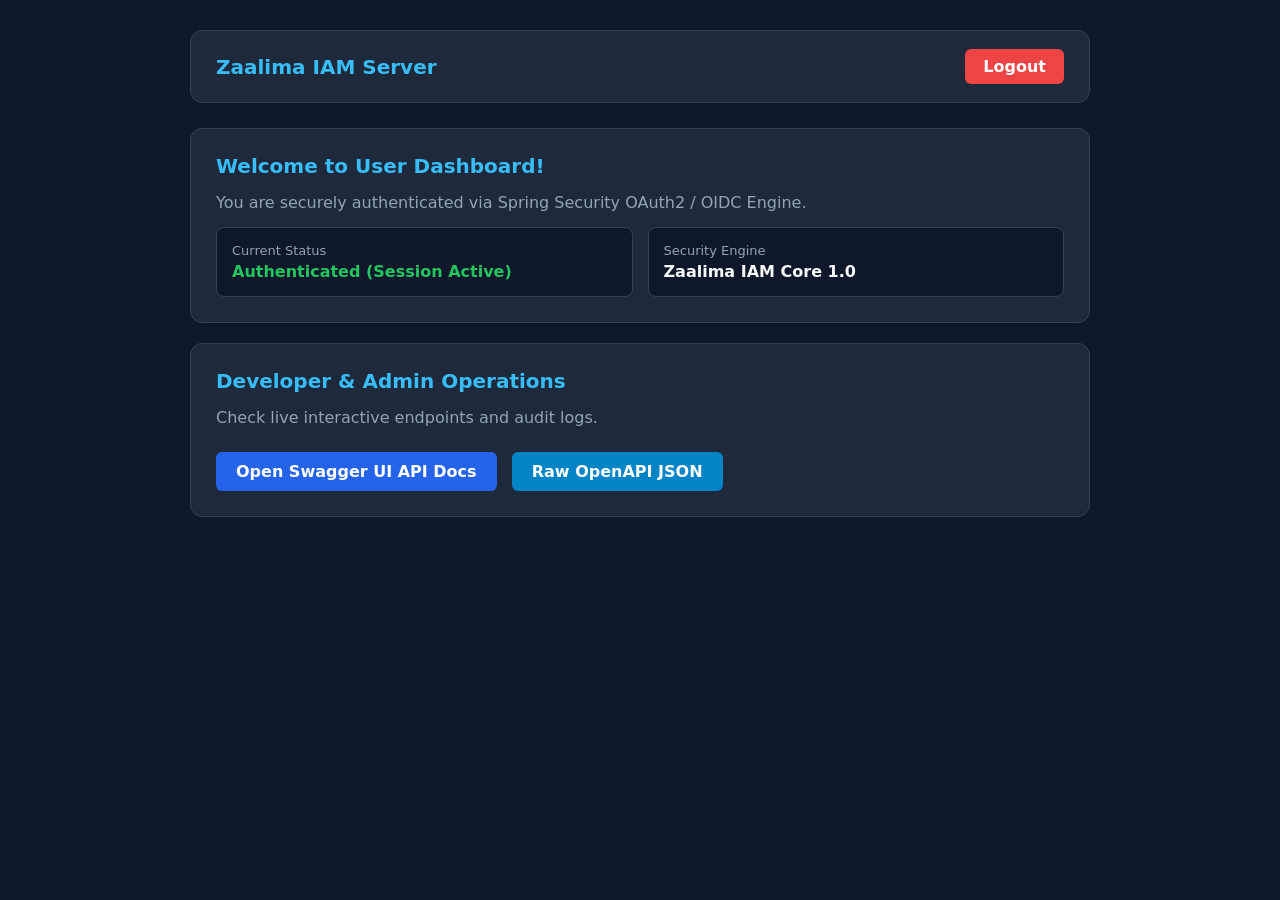
<file: src/main/resources/static/index.html>
<!DOCTYPE html>
<html lang="en">
<head>
    <meta charset="UTF-8">
    <meta name="viewport" content="width=device-width, initial-scale=1.0">
    <title>Zaalima IAM - Dashboard</title>
    <style>
        * { box-sizing: border-box; margin: 0; padding: 0; font-family: 'Segoe UI', system-ui, sans-serif; }
        body { background: #0f172a; color: #f8fafc; min-height: 100vh; padding: 30px 20px; }
        .wrapper { max-width: 900px; margin: 0 auto; }
        .navbar { display: flex; justify-content: space-between; align-items: center; background: #1e293b; padding: 18px 25px; border-radius: 12px; border: 1px solid #334155; margin-bottom: 25px; }
        .logo { font-size: 20px; font-weight: 700; color: #38bdf8; }
        .logout-btn { background: #ef4444; color: white; border: none; padding: 8px 18px; border-radius: 6px; cursor: pointer; text-decoration: none; font-weight: 600; }
        .card { background: #1e293b; border: 1px solid #334155; border-radius: 12px; padding: 25px; margin-bottom: 20px; }
        h2 { color: #38bdf8; margin-bottom: 15px; font-size: 20px; }
        .info-grid { display: grid; grid-template-columns: 1fr 1fr; gap: 15px; margin-top: 15px; }
        .info-box { background: #0f172a; padding: 15px; border-radius: 8px; border: 1px solid #334155; }
        .info-box span { font-size: 13px; color: #94a3b8; display: block; margin-bottom: 4px; }
        .info-box strong { font-size: 16px; color: #f8fafc; }
        .action-btn { display: inline-block; background: #2563eb; color: white; text-decoration: none; padding: 10px 20px; border-radius: 6px; font-weight: 600; margin-top: 10px; }
    </style>
</head>
<body>
<div class="wrapper">
    <div class="navbar">
        <div class="logo">Zaalima IAM Server</div>
        <a href="/logout" class="logout-btn">Logout</a>
    </div>

    <div class="card">
        <h2>Welcome to User Dashboard!</h2>
        <p style="color:#94a3b8;">You are securely authenticated via Spring Security OAuth2 / OIDC Engine.</p>
        
        <div class="info-grid">
            <div class="info-box">
                <span>Current Status</span>
                <strong style="color: #22c55e;">Authenticated (Session Active)</strong>
            </div>
            <div class="info-box">
                <span>Security Engine</span>
                <strong>Zaalima IAM Core 1.0</strong>
            </div>
        </div>
    </div>

    <div class="card">
        <h2>Developer & Admin Operations</h2>
        <p style="color:#94a3b8; margin-bottom: 15px;">Check live interactive endpoints and audit logs.</p>
        <a href="/swagger-ui/index.html" target="_blank" class="action-btn">Open Swagger UI API Docs</a>
        <a href="/v3/api-docs" target="_blank" class="action-btn" style="background:#0284c7; margin-left: 10px;">Raw OpenAPI JSON</a>
    </div>
</div>
</body>
</html>
</file>
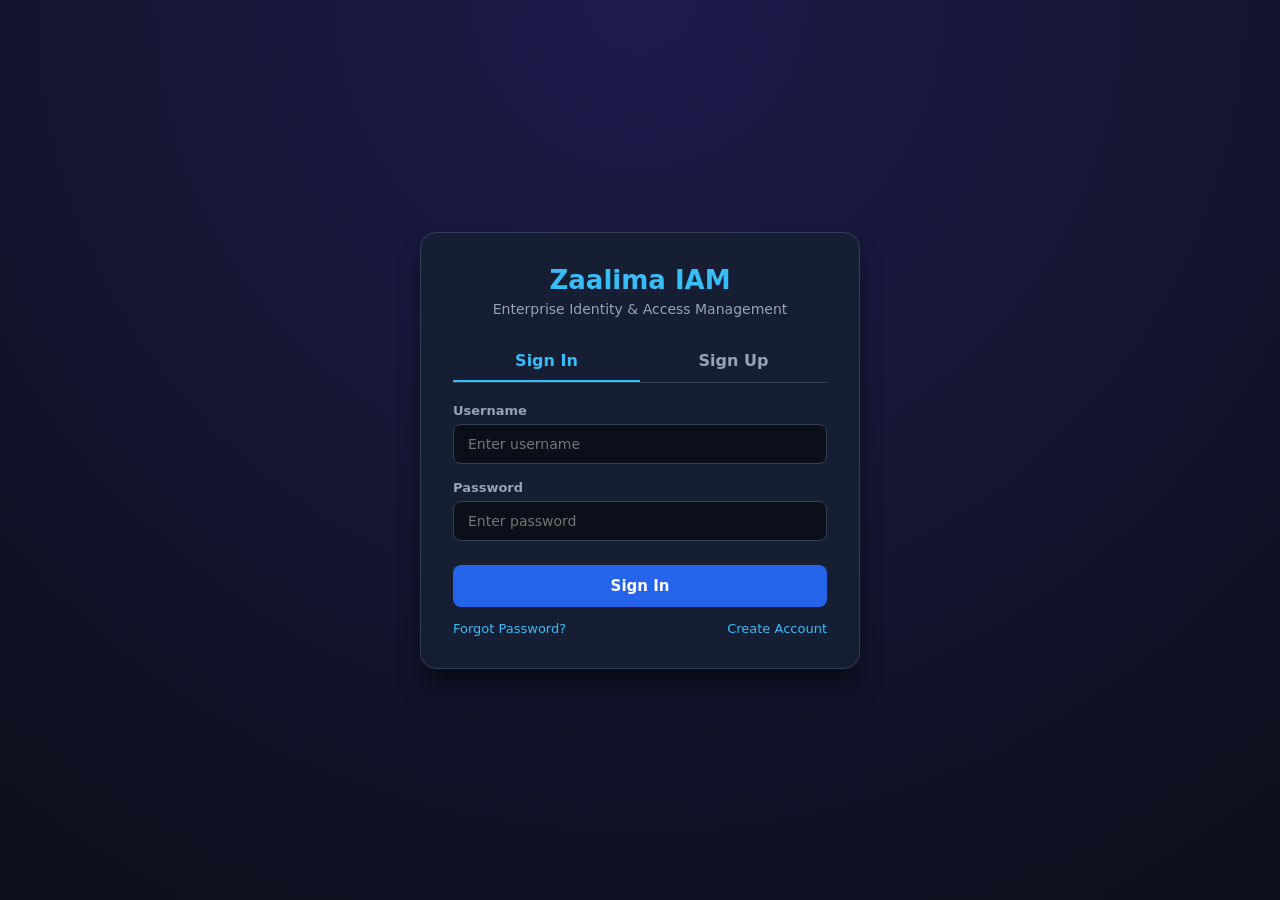
<file: src/main/resources/static/login.html>
<!DOCTYPE html>
<html lang="en">
<head>
    <meta charset="UTF-8">
    <meta name="viewport" content="width=device-width, initial-scale=1.0">
    <title>Zaalima IAM - Portal</title>
    <style>
        :root {
            --primary: #2563eb;
            --primary-hover: #1d4ed8;
            --bg: #0b0f19;
            --card-bg: #151e32;
            --text: #f8fafc;
            --text-muted: #94a3b8;
            --border: #334155;
            --success: #22c55e;
            --error: #ef4444;
        }
        * { box-sizing: border-box; margin: 0; padding: 0; font-family: 'Segoe UI', system-ui, sans-serif; }
        body {
            background: radial-gradient(circle at top, #1e1b4b, var(--bg));
            color: var(--text);
            min-height: 100vh;
            display: flex;
            align-items: center;
            justify-content: center;
            padding: 20px;
        }
        .container {
            background: var(--card-bg);
            border: 1px solid var(--border);
            border-radius: 16px;
            width: 100%;
            max-width: 440px;
            padding: 32px;
            box-shadow: 0 20px 25px -5px rgba(0, 0, 0, 0.5);
        }
        .header { text-align: center; margin-bottom: 24px; }
        .header h1 { font-size: 26px; font-weight: 700; color: #38bdf8; margin-bottom: 6px; }
        .header p { font-size: 14px; color: var(--text-muted); }

        .tabs { display: flex; border-bottom: 1px solid var(--border); margin-bottom: 20px; }
        .tab {
            flex: 1;
            text-align: center;
            padding: 10px;
            cursor: pointer;
            color: var(--text-muted);
            font-weight: 600;
            border-bottom: 2px solid transparent;
            transition: all 0.2s;
        }
        .tab.active {
            color: #38bdf8;
            border-color: #38bdf8;
        }

        .form-group { margin-bottom: 16px; }
        label { display: block; font-size: 13px; font-weight: 600; margin-bottom: 6px; color: var(--text-muted); }
        input {
            width: 100%;
            padding: 11px 14px;
            background: #0b0f19;
            border: 1px solid var(--border);
            border-radius: 8px;
            color: var(--text);
            font-size: 14px;
            outline: none;
            transition: border-color 0.2s;
        }
        input:focus { border-color: #38bdf8; }

        .btn {
            width: 100%;
            padding: 12px;
            background: var(--primary);
            color: white;
            border: none;
            border-radius: 8px;
            font-size: 15px;
            font-weight: 600;
            cursor: pointer;
            transition: background 0.2s;
            margin-top: 8px;
        }
        .btn:hover { background: var(--primary-hover); }

        .alert {
            padding: 10px 14px;
            border-radius: 8px;
            font-size: 13px;
            margin-bottom: 16px;
            display: none;
        }
        .alert-error { background: rgba(239, 68, 68, 0.15); color: #fca5a5; border: 1px solid var(--error); }
        .alert-success { background: rgba(34, 197, 94, 0.15); color: #86efac; border: 1px solid var(--success); }

        .links {
            display: flex;
            justify-content: space-between;
            margin-top: 14px;
            font-size: 13px;
        }
        .links a { color: #38bdf8; text-decoration: none; cursor: pointer; }
        .links a:hover { text-decoration: underline; }
        .hidden { display: none; }
    </style>
</head>
<body>

<div class="container">
    <div class="header">
        <h1>Zaalima IAM</h1>
        <p>Enterprise Identity & Access Management</p>
    </div>

    <div id="alertBox" class="alert"></div>

    <!-- TABS -->
    <div class="tabs" id="tabHeader">
        <div class="tab active" id="tabSignIn" onclick="switchTab('signin')">Sign In</div>
        <div class="tab" id="tabSignUp" onclick="switchTab('signup')">Sign Up</div>
    </div>

    <!-- SIGN IN FORM -->
    <form id="signInForm" action="/login" method="POST">
        <div class="form-group">
            <label>Username</label>
            <input type="text" id="loginUsername" name="username" required placeholder="Enter username">
        </div>
        <div class="form-group">
            <label>Password</label>
            <input type="password" id="loginPassword" name="password" required placeholder="Enter password">
        </div>
        <button type="submit" class="btn">Sign In</button>
        <div class="links">
            <a onclick="showForgotPassword()">Forgot Password?</a>
            <a onclick="switchTab('signup')">Create Account</a>
        </div>
    </form>

    <!-- SIGN UP FORM -->
    <form id="signUpForm" class="hidden" onsubmit="handleManualSignUp(event)">
        <div class="form-group">
            <label>Choose Username</label>
            <input type="text" id="regUsername" required placeholder="e.g. sindhu123">
        </div>
        <div class="form-group">
            <label>Email Address</label>
            <input type="email" id="regEmail" required placeholder="you@domain.com">
        </div>
        <div class="form-group">
            <label>Choose Password</label>
            <input type="password" id="regPassword" required placeholder="Minimum 8 characters">
        </div>
        <button type="submit" id="btnSignUp" class="btn" style="background:#0284c7;">Register to Database</button>
        <div class="links" style="justify-content: center; margin-top: 16px;">
            <span>Already have an account? <a onclick="switchTab('signin')">Sign In</a></span>
        </div>
    </form>

    <!-- FORGOT PASSWORD FORM -->
    <div id="forgotPasswordForm" class="hidden">
        <div class="form-group">
            <label>Registered Email</label>
            <input type="email" id="resetEmail" required placeholder="Enter email to get reset token">
        </div>
        <button type="button" class="btn" onclick="handleForgotPassword()" style="background:#7c3aed;">Generate Reset Token</button>
        
        <div id="resetSection" class="hidden" style="margin-top: 18px; border-top: 1px solid var(--border); padding-top: 16px;">
            <div class="form-group">
                <label>Reset Token</label>
                <input type="text" id="tokenField" placeholder="Paste generated token">
            </div>
            <div class="form-group">
                <label>New Password</label>
                <input type="password" id="newPasswordField" placeholder="Enter new password">
            </div>
            <button type="button" class="btn" onclick="handleConfirmReset()" style="background:#16a34a;">Confirm Password Reset</button>
        </div>

        <div class="links" style="justify-content: center; margin-top: 16px;">
            <a onclick="switchTab('signin')">Back to Sign In</a>
        </div>
    </div>
</div>

<script>
    function showAlert(msg, isError = true) {
        const box = document.getElementById('alertBox');
        box.innerText = msg;
        box.className = 'alert ' + (isError ? 'alert-error' : 'alert-success');
        box.style.display = 'block';
    }

    function switchTab(type) {
        document.getElementById('alertBox').style.display = 'none';
        document.getElementById('forgotPasswordForm').classList.add('hidden');
        document.getElementById('tabHeader').classList.remove('hidden');

        const tabIn = document.getElementById('tabSignIn');
        const tabUp = document.getElementById('tabSignUp');
        const formIn = document.getElementById('signInForm');
        const formUp = document.getElementById('signUpForm');

        if (type === 'signin') {
            tabIn.classList.add('active');
            tabUp.classList.remove('active');
            formIn.classList.remove('hidden');
            formUp.classList.add('hidden');
        } else {
            tabUp.classList.add('active');
            tabIn.classList.remove('active');
            formUp.classList.remove('hidden');
            formIn.classList.add('hidden');
        }
    }

    function showForgotPassword() {
        document.getElementById('alertBox').style.display = 'none';
        document.getElementById('tabHeader').classList.add('hidden');
        document.getElementById('signInForm').classList.add('hidden');
        document.getElementById('signUpForm').classList.add('hidden');
        document.getElementById('forgotPasswordForm').classList.remove('hidden');
    }

    async function handleManualSignUp(e) {
        e.preventDefault();
        const btn = document.getElementById('btnSignUp');
        btn.innerText = 'Registering in DB...';
        btn.disabled = true;

        const payload = {
            username: document.getElementById('regUsername').value.trim(),
            email: document.getElementById('regEmail').value.trim(),
            password: document.getElementById('regPassword').value
        };

        try {
            const res = await fetch('/api/users/register', {
                method: 'POST',
                headers: { 'Content-Type': 'application/json' },
                body: JSON.stringify(payload)
            });

            if (res.ok) {
                showAlert('Account registered! Enter credentials to Sign In.', false);
                document.getElementById('loginUsername').value = payload.username;
                document.getElementById('loginPassword').value = payload.password;
                setTimeout(() => switchTab('signin'), 1000);
            } else {
                const errData = await res.json().catch(() => ({}));
                showAlert(errData.message || errData.error || errData.rootCause || ('Server Error: ' + res.status), true);
            }
        } catch (err) {
            showAlert('Registration error connecting to server.', true);
        } finally {
            btn.innerText = 'Register to Database';
            btn.disabled = false;
        }
    }

    async function handleForgotPassword() {
        const email = document.getElementById('resetEmail').value.trim();
        if (!email) return showAlert('Enter registered email.', true);

        try {
            const res = await fetch('/api/users/forgot-password', {
                method: 'POST',
                headers: { 'Content-Type': 'application/json' },
                body: JSON.stringify({ email })
            });
            if (res.ok) {
                const data = await res.json().catch(() => ({}));
                showAlert('Reset token generated! Enter new password below.', false);
                document.getElementById('resetSection').classList.remove('hidden');
                if (data.token) document.getElementById('tokenField').value = data.token;
            } else {
                showAlert('Email not registered.', true);
            }
        } catch (err) {
            showAlert('Reset service unreachable.', true);
        }
    }

    async function handleConfirmReset() {
        const token = document.getElementById('tokenField').value.trim();
        const newPassword = document.getElementById('newPasswordField').value;
        if (!token || !newPassword) return showAlert('Please fill both fields.', true);

        try {
            const res = await fetch('/api/users/reset-password', {
                method: 'POST',
                headers: { 'Content-Type': 'application/json' },
                body: JSON.stringify({ token, password: newPassword })
            });
            if (res.ok) {
                showAlert('Password updated! Redirecting to login...', false);
                setTimeout(() => switchTab('signin'), 1200);
            } else {
                showAlert('Invalid or expired token.', true);
            }
        } catch (err) {
            showAlert('Password reset error.', true);
        }
    }

    if (window.location.search.includes('error')) {
        showAlert('Invalid username or password, or account is locked!', true);
    }
</script>
</body>
</html>
</file>
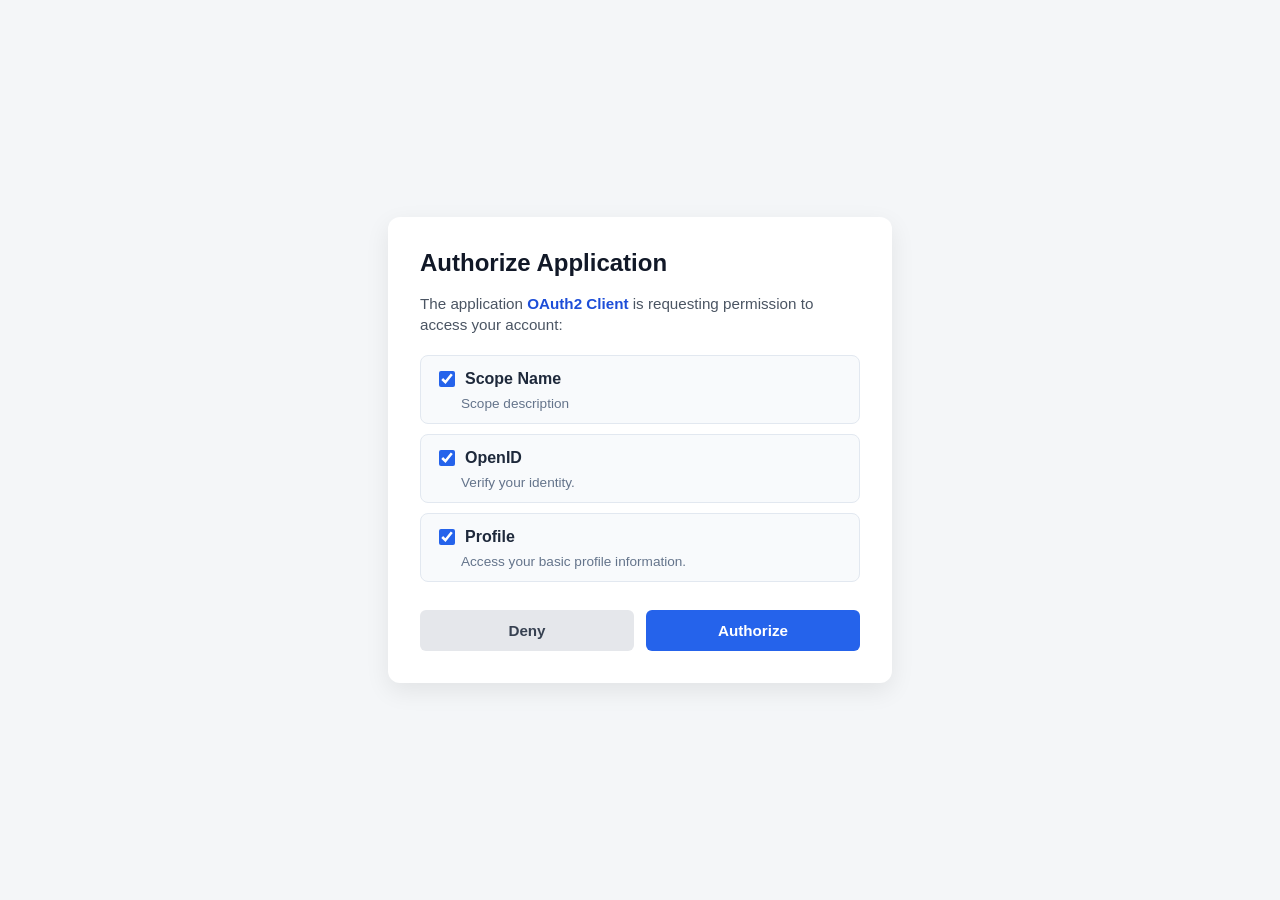
<file: src/main/resources/templates/consent.html>
<!DOCTYPE html>
<html lang="en" xmlns:th="http://www.thymeleaf.org">
<head>
    <meta charset="UTF-8">
    <meta name="viewport" content="width=device-width, initial-scale=1.0">
    <title>Authorize Application</title>

    <style>
        body {
            margin: 0;
            font-family: -apple-system, BlinkMacSystemFont, "Segoe UI", Roboto, Helvetica, Arial, sans-serif;
            background: #f4f6f8;
            display: flex;
            justify-content: center;
            align-items: center;
            min-height: 100vh;
        }

        .consent-card {
            width: 440px;
            background: #ffffff;
            padding: 32px;
            border-radius: 12px;
            box-shadow: 0 8px 25px rgba(0, 0, 0, 0.08);
        }

        h1 {
            margin-top: 0;
            color: #111827;
            font-size: 1.5rem;
        }

        .description {
            color: #4b5563;
            margin-bottom: 20px;
            font-size: 0.95rem;
            line-height: 1.4;
        }

        .client-name {
            font-weight: 600;
            color: #1d4ed8;
        }

        .scope {
            padding: 12px 14px;
            margin: 10px 0;
            background: #f8fafc;
            border: 1px solid #e2e8f0;
            border-radius: 8px;
        }

        .scope label {
            display: flex;
            align-items: center;
            font-weight: 600;
            color: #1e293b;
            cursor: pointer;
        }

        .scope input {
            margin-right: 10px;
            width: 16px;
            height: 16px;
            accent-color: #2563eb;
        }

        .scope p {
            margin: 6px 0 0 26px;
            font-size: 0.85rem;
            color: #64748b;
        }

        .actions {
            display: flex;
            gap: 12px;
            margin-top: 28px;
        }

        button {
            flex: 1;
            padding: 12px;
            border: none;
            border-radius: 6px;
            cursor: pointer;
            font-weight: 600;
            font-size: 0.95rem;
            transition: background-color 0.2s ease;
        }

        .authorize {
            background: #2563eb;
            color: white;
        }

        .authorize:hover {
            background: #1d4ed8;
        }

        .deny {
            background: #e5e7eb;
            color: #374151;
        }

        .deny:hover {
            background: #d1d5db;
        }
    </style>
</head>

<body>

<div class="consent-card">

    <h1>Authorize Application</h1>

    <p class="description">
        The application <span class="client-name" th:text="${clientId ?: 'OAuth2 Client'}">OAuth2 Client</span> is requesting permission to access your account:
    </p>

    <form name="consent_form" method="post" th:action="@{/oauth2/authorize}">

        <input type="hidden" name="client_id" th:value="${clientId ?: param.client_id}">
        <input type="hidden" name="state" th:value="${state ?: param.state}">

        <!-- Dynamic Scopes Rendering when scopesWithDescriptions is populated -->
        <th:block th:if="${scopesWithDescriptions != null and !scopesWithDescriptions.isEmpty()}">
            <div class="scope" th:each="entry : ${scopesWithDescriptions}">
                <label>
                    <input type="checkbox"
                           name="scope"
                           th:value="${entry.key}"
                           checked>
                    <span th:text="${#strings.capitalize(entry.key)}">Scope Name</span>
                </label>
                <p th:text="${entry.value}">Scope description</p>
            </div>
        </th:block>

        <!-- Static Fallback for standard scopes (OpenID and Profile) -->
        <th:block th:if="${scopesWithDescriptions == null or scopesWithDescriptions.isEmpty()}">
            <div class="scope">
                <label>
                    <input type="checkbox"
                           name="scope"
                           value="openid"
                           checked>
                    <span>OpenID</span>
                </label>
                <p>Verify your identity.</p>
            </div>

            <div class="scope">
                <label>
                    <input type="checkbox"
                           name="scope"
                           value="profile"
                           checked>
                    <span>Profile</span>
                </label>
                <p>Access your basic profile information.</p>
            </div>
        </th:block>

        <div class="actions">

            <button type="button"
                    class="deny"
                    onclick="cancelConsent()">
                Deny
            </button>

            <button type="submit"
                    class="authorize">
                Authorize
            </button>

        </div>

    </form>

</div>

<script>
    function cancelConsent() {
        const form = document.consent_form;
        form.querySelectorAll('input[name="scope"]').forEach(function (checkbox) {
            checkbox.checked = false;
        });
        form.submit();
    }
</script>

</body>
</html>
</file>
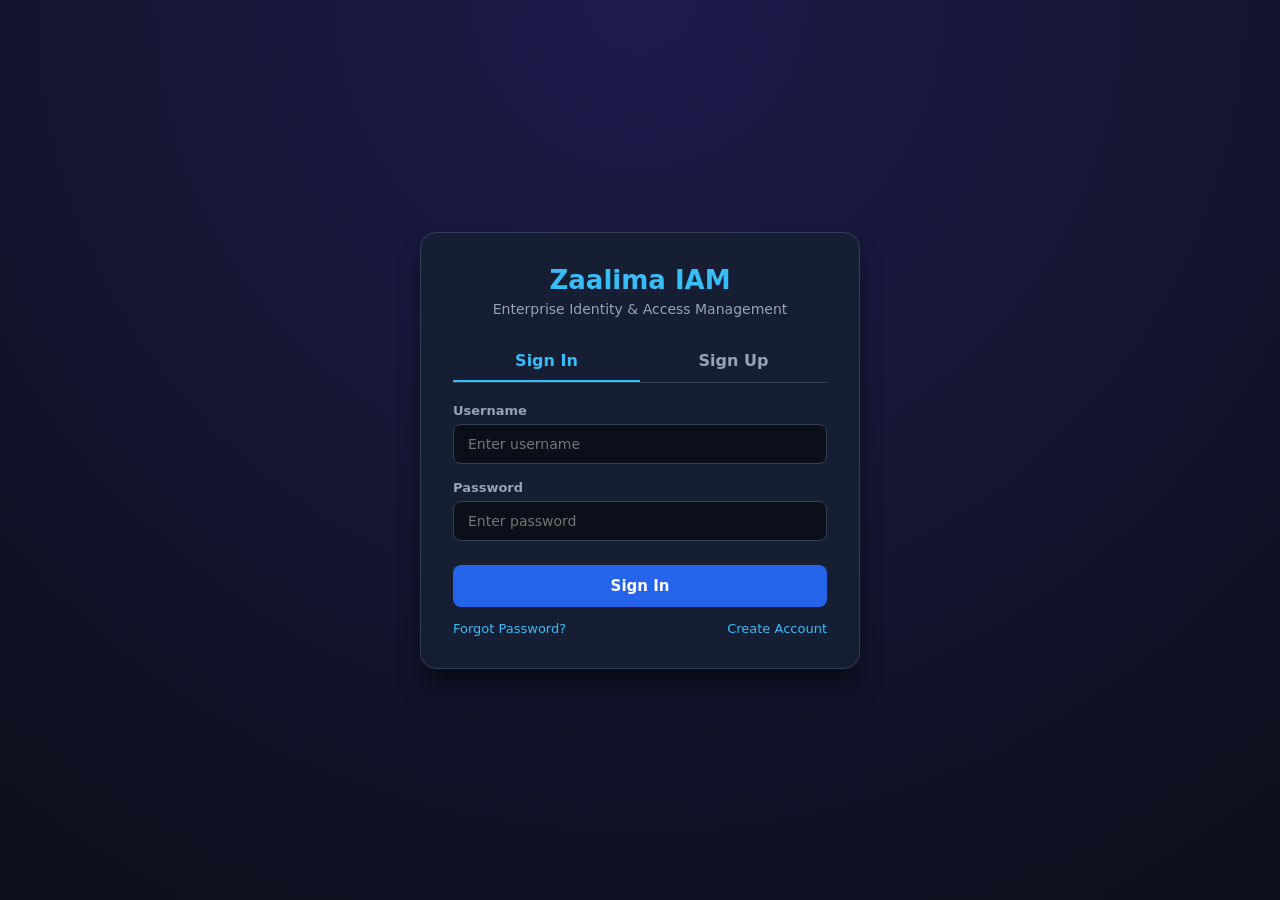
<file: src/main/resources/templates/login.html>
<!DOCTYPE html>
<html lang="en">
<head>
    <meta charset="UTF-8">
    <meta name="viewport" content="width=device-width, initial-scale=1.0">
    <title>Zaalima IAM - Portal</title>
    <style>
        :root {
            --primary: #2563eb;
            --primary-hover: #1d4ed8;
            --bg: #0b0f19;
            --card-bg: #151e32;
            --text: #f8fafc;
            --text-muted: #94a3b8;
            --border: #334155;
            --success: #22c55e;
            --error: #ef4444;
        }
        * { box-sizing: border-box; margin: 0; padding: 0; font-family: 'Segoe UI', system-ui, sans-serif; }
        body {
            background: radial-gradient(circle at top, #1e1b4b, var(--bg));
            color: var(--text);
            min-height: 100vh;
            display: flex;
            align-items: center;
            justify-content: center;
            padding: 20px;
        }
        .container {
            background: var(--card-bg);
            border: 1px solid var(--border);
            border-radius: 16px;
            width: 100%;
            max-width: 440px;
            padding: 32px;
            box-shadow: 0 20px 25px -5px rgba(0, 0, 0, 0.5);
        }
        .header { text-align: center; margin-bottom: 24px; }
        .header h1 { font-size: 26px; font-weight: 700; color: #38bdf8; margin-bottom: 6px; }
        .header p { font-size: 14px; color: var(--text-muted); }

        .tabs { display: flex; border-bottom: 1px solid var(--border); margin-bottom: 20px; }
        .tab {
            flex: 1;
            text-align: center;
            padding: 10px;
            cursor: pointer;
            color: var(--text-muted);
            font-weight: 600;
            border-bottom: 2px solid transparent;
            transition: all 0.2s;
        }
        .tab.active {
            color: #38bdf8;
            border-color: #38bdf8;
        }

        .form-group { margin-bottom: 16px; }
        label { display: block; font-size: 13px; font-weight: 600; margin-bottom: 6px; color: var(--text-muted); }
        input {
            width: 100%;
            padding: 11px 14px;
            background: #0b0f19;
            border: 1px solid var(--border);
            border-radius: 8px;
            color: var(--text);
            font-size: 14px;
            outline: none;
            transition: border-color 0.2s;
        }
        input:focus { border-color: #38bdf8; }

        .btn {
            width: 100%;
            padding: 12px;
            background: var(--primary);
            color: white;
            border: none;
            border-radius: 8px;
            font-size: 15px;
            font-weight: 600;
            cursor: pointer;
            transition: background 0.2s;
            margin-top: 8px;
        }
        .btn:hover { background: var(--primary-hover); }

        .alert {
            padding: 10px 14px;
            border-radius: 8px;
            font-size: 13px;
            margin-bottom: 16px;
            display: none;
        }
        .alert-error { background: rgba(239, 68, 68, 0.15); color: #fca5a5; border: 1px solid var(--error); }
        .alert-success { background: rgba(34, 197, 94, 0.15); color: #86efac; border: 1px solid var(--success); }

        .links {
            display: flex;
            justify-content: space-between;
            margin-top: 14px;
            font-size: 13px;
        }
        .links a { color: #38bdf8; text-decoration: none; cursor: pointer; }
        .links a:hover { text-decoration: underline; }
        .hidden { display: none; }
    </style>
</head>
<body>

<div class="container">
    <div class="header">
        <h1>Zaalima IAM</h1>
        <p>Enterprise Identity & Access Management</p>
    </div>

    <div id="alertBox" class="alert"></div>

    <!-- TABS -->
    <div class="tabs" id="tabHeader">
        <div class="tab active" id="tabSignIn" onclick="switchTab('signin')">Sign In</div>
        <div class="tab" id="tabSignUp" onclick="switchTab('signup')">Sign Up</div>
    </div>

    <!-- SIGN IN FORM -->
    <form id="signInForm" action="/login" method="POST" method="POST">
        <div class="form-group">
            <label>Username</label>
            <input type="text" id="loginUsername" name="username" required placeholder="Enter username">
        </div>
        <div class="form-group">
            <label>Password</label>
            <input type="password" id="loginPassword" name="password" required placeholder="Enter password">
        </div>
        <button type="submit" class="btn">Sign In</button>
        <div class="links">
            <a onclick="showForgotPassword()">Forgot Password?</a>
            <a onclick="switchTab('signup')">Create Account</a>
        </div>
    </form>

    <!-- SIGN UP FORM -->
    <form id="signUpForm" class="hidden" onsubmit="handleManualSignUp(event)">
        <div class="form-group">
            <label>Choose Username</label>
            <input type="text" id="regUsername" required placeholder="e.g. sindhu123">
        </div>
        <div class="form-group">
            <label>Email Address</label>
            <input type="email" id="regEmail" required placeholder="you@domain.com">
        </div>
        <div class="form-group">
            <label>Choose Password</label>
            <input type="password" id="regPassword" required placeholder="Minimum 8 characters">
        </div>
        <button type="submit" id="btnSignUp" class="btn" style="background:#0284c7;">Register to Database</button>
        <div class="links" style="justify-content: center; margin-top: 16px;">
            <span>Already have an account? <a onclick="switchTab('signin')">Sign In</a></span>
        </div>
    </form>

    <!-- FORGOT PASSWORD FORM -->
    <div id="forgotPasswordForm" class="hidden">
        <div class="form-group">
            <label>Registered Email</label>
            <input type="email" id="resetEmail" required placeholder="Enter email to get reset token">
        </div>
        <button type="button" class="btn" onclick="handleForgotPassword()" style="background:#7c3aed;">Generate Reset Token</button>
        
        <div id="resetSection" class="hidden" style="margin-top: 18px; border-top: 1px solid var(--border); padding-top: 16px;">
            <div class="form-group">
                <label>Reset Token</label>
                <input type="text" id="tokenField" placeholder="Paste generated token">
            </div>
            <div class="form-group">
                <label>New Password</label>
                <input type="password" id="newPasswordField" placeholder="Enter new password">
            </div>
            <button type="button" class="btn" onclick="handleConfirmReset()" style="background:#16a34a;">Confirm Password Reset</button>
        </div>

        <div class="links" style="justify-content: center; margin-top: 16px;">
            <a onclick="switchTab('signin')">Back to Sign In</a>
        </div>
    </div>
</div>

<script>
    function showAlert(msg, isError = true) {
        const box = document.getElementById('alertBox');
        box.innerText = msg;
        box.className = 'alert ' + (isError ? 'alert-error' : 'alert-success');
        box.style.display = 'block';
    }

    function switchTab(type) {
        document.getElementById('alertBox').style.display = 'none';
        document.getElementById('forgotPasswordForm').classList.add('hidden');
        document.getElementById('tabHeader').classList.remove('hidden');

        const tabIn = document.getElementById('tabSignIn');
        const tabUp = document.getElementById('tabSignUp');
        const formIn = document.getElementById('signInForm');
        const formUp = document.getElementById('signUpForm');

        if (type === 'signin') {
            tabIn.classList.add('active');
            tabUp.classList.remove('active');
            formIn.classList.remove('hidden');
            formUp.classList.add('hidden');
        } else {
            tabUp.classList.add('active');
            tabIn.classList.remove('active');
            formUp.classList.remove('hidden');
            formIn.classList.add('hidden');
        }
    }

    function showForgotPassword() {
        document.getElementById('alertBox').style.display = 'none';
        document.getElementById('tabHeader').classList.add('hidden');
        document.getElementById('signInForm').classList.add('hidden');
        document.getElementById('signUpForm').classList.add('hidden');
        document.getElementById('forgotPasswordForm').classList.remove('hidden');
    }

    // MANUAL REGISTRATION & DB PERSISTENCE
    async function handleManualSignUp(e) {
        e.preventDefault();
        const btn = document.getElementById('btnSignUp');
        btn.innerText = 'Registering in DB...';
        btn.disabled = true;

        const payload = {
            username: document.getElementById('regUsername').value.trim(),
            email: document.getElementById('regEmail').value.trim(),
            password: document.getElementById('regPassword').value
        };

        try {
            const res = await fetch('/api/users/register', {
                method: 'POST',
                headers: { 'Content-Type': 'application/json' },
                body: JSON.stringify(payload)
            });

            if (res.ok) {
                showAlert('Account saved in Database successfully! Switching to Sign In...', false);
                document.getElementById('loginUsername').value = payload.username;
                document.getElementById('loginPassword').value = payload.password;
                setTimeout(() => switchTab('signin'), 1200);
            } else {
                const errData = await res.json().catch(() => ({}));
                showAlert(errData.message || 'Username or email already exists in DB!', true);
            }
        } catch (err) {
            showAlert('Server connection error while saving user!', true);
        } finally {
            btn.innerText = 'Register to Database';
            btn.disabled = false;
        }
    }

    // FORGOT PASSWORD FLOW
    async function handleForgotPassword() {
        const email = document.getElementById('resetEmail').value.trim();
        if (!email) return showAlert('Enter registered email.', true);

        try {
            const res = await fetch('/api/users/forgot-password', {
                method: 'POST',
                headers: { 'Content-Type': 'application/json' },
                body: JSON.stringify({ email })
            });
            if (res.ok) {
                const data = await res.json().catch(() => ({}));
                showAlert('Reset token generated! Copy token and update password below.', false);
                document.getElementById('resetSection').classList.remove('hidden');
                if (data.token) document.getElementById('tokenField').value = data.token;
            } else {
                showAlert('Email not found in database.', true);
            }
        } catch (err) {
            showAlert('Failed to connect to reset endpoint.', true);
        }
    }

    // CONFIRM RESET FLOW
    async function handleConfirmReset() {
        const token = document.getElementById('tokenField').value.trim();
        const newPassword = document.getElementById('newPasswordField').value;
        if (!token || !newPassword) return showAlert('Please fill both fields.', true);

        try {
            const res = await fetch('/api/users/reset-password', {
                method: 'POST',
                headers: { 'Content-Type': 'application/json' },
                body: JSON.stringify({ token, password: newPassword })
            });
            if (res.ok) {
                showAlert('Password updated in DB! Redirecting to Sign In...', false);
                setTimeout(() => switchTab('signin'), 1500);
            } else {
                showAlert('Invalid or expired token.', true);
            }
        } catch (err) {
            showAlert('Error resetting password.', true);
        }
    }

    if (window.location.search.includes('error')) {
        showAlert('Invalid username or password, or account is locked!', true);
    }
</script>
</body>
</html>
</file>
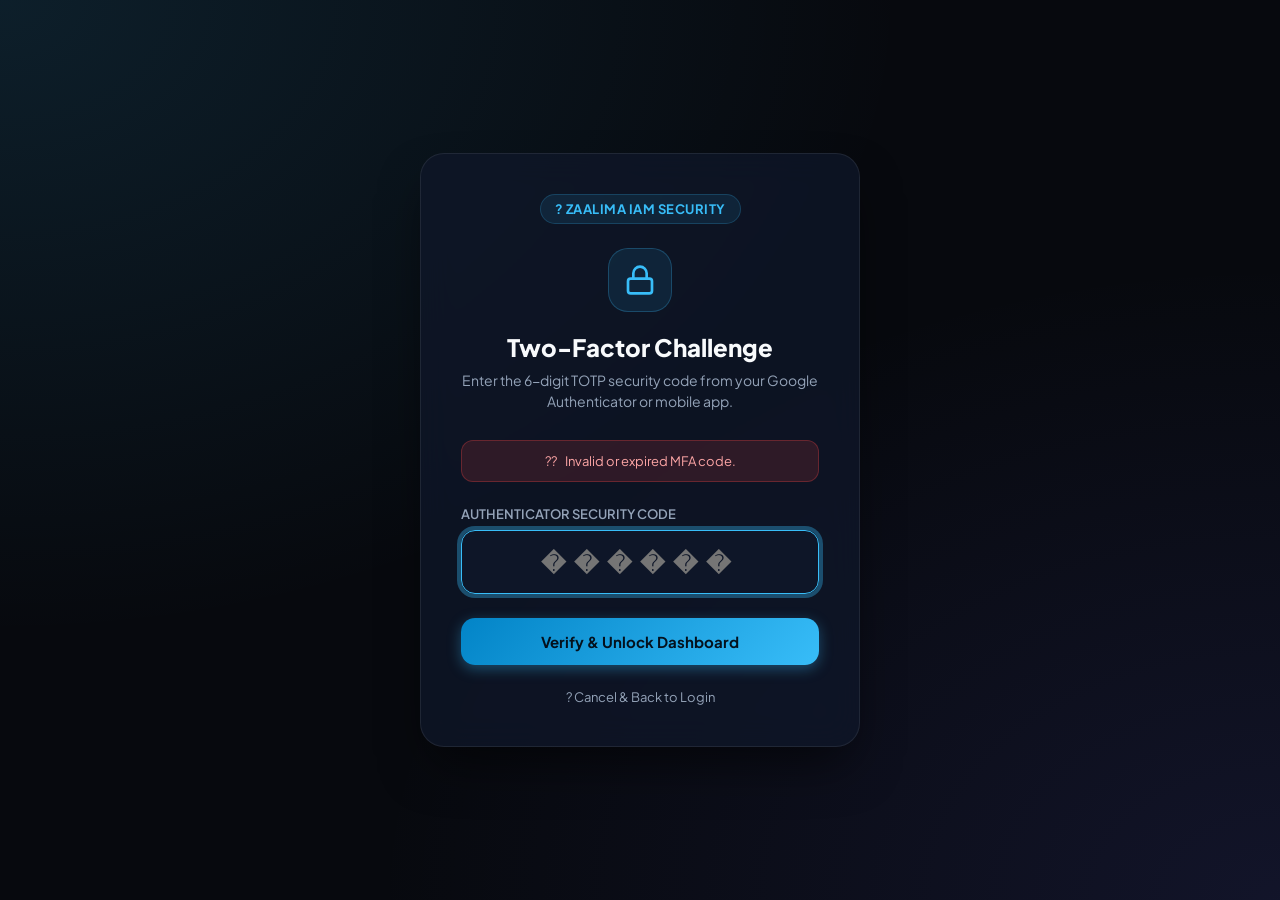
<file: src/main/resources/templates/mfa.html>
<!DOCTYPE html>
<html lang="en" xmlns:th="http://www.thymeleaf.org">
<head>
    <meta charset="UTF-8">
    <meta name="viewport" content="width=device-width, initial-scale=1.0">
    <title>Zaalima IAM - Two-Factor Authentication</title>
    <link href="https://fonts.googleapis.com/css2?family=Plus+Jakarta+Sans:wght@400;500;600;700;800&display=swap" rel="stylesheet">
    <style>
        :root {
            --bg-color: #07090e;
            --card-bg: rgba(15, 23, 42, 0.75);
            --primary: #38bdf8;
            --primary-glow: rgba(56, 189, 248, 0.35);
            --danger: #ef4444;
            --danger-bg: rgba(239, 68, 68, 0.15);
            --text-main: #f8fafc;
            --text-muted: #94a3b8;
            --border: rgba(255, 255, 255, 0.08);
        }

        * {
            margin: 0;
            padding: 0;
            box-sizing: border-box;
            font-family: 'Plus Jakarta Sans', sans-serif;
        }

        body {
            background-color: var(--bg-color);
            background-image: 
                radial-gradient(at 0% 0%, rgba(56, 189, 248, 0.12) 0px, transparent 50%),
                radial-gradient(at 100% 100%, rgba(99, 102, 241, 0.12) 0px, transparent 50%);
            min-height: 100vh;
            display: flex;
            align-items: center;
            justify-content: center;
            padding: 20px;
        }

        .auth-card {
            background: var(--card-bg);
            backdrop-filter: blur(16px);
            border: 1px solid var(--border);
            border-radius: 24px;
            width: 100%;
            max-width: 440px;
            padding: 40px;
            box-shadow: 0 25px 50px -12px rgba(0, 0, 0, 0.6);
            text-align: center;
            animation: fadeIn 0.4s ease-out;
        }

        @keyframes fadeIn {
            from { opacity: 0; transform: translateY(12px); }
            to { opacity: 1; transform: translateY(0); }
        }

        .brand-badge {
            display: inline-flex;
            align-items: center;
            gap: 8px;
            background: rgba(56, 189, 248, 0.1);
            border: 1px solid rgba(56, 189, 248, 0.2);
            padding: 6px 14px;
            border-radius: 100px;
            color: var(--primary);
            font-size: 13px;
            font-weight: 700;
            margin-bottom: 24px;
            text-transform: uppercase;
            letter-spacing: 0.5px;
        }

        .icon-circle {
            width: 64px;
            height: 64px;
            border-radius: 20px;
            background: rgba(56, 189, 248, 0.1);
            border: 1px solid rgba(56, 189, 248, 0.25);
            display: flex;
            align-items: center;
            justify-content: center;
            margin: 0 auto 20px;
            color: var(--primary);
        }

        h2 {
            color: var(--text-main);
            font-size: 24px;
            font-weight: 800;
            margin-bottom: 8px;
        }

        p.subtitle {
            color: var(--text-muted);
            font-size: 14px;
            line-height: 1.5;
            margin-bottom: 28px;
        }

        .error-alert {
            background: var(--danger-bg);
            border: 1px solid rgba(239, 68, 68, 0.3);
            color: #fca5a5;
            padding: 12px 16px;
            border-radius: 12px;
            font-size: 13px;
            margin-bottom: 24px;
            display: flex;
            align-items: center;
            justify-content: center;
            gap: 8px;
        }

        .form-group {
            text-align: left;
            margin-bottom: 24px;
        }

        label {
            display: block;
            color: var(--text-muted);
            font-size: 13px;
            font-weight: 600;
            margin-bottom: 8px;
        }

        .code-input {
            width: 100%;
            background: rgba(15, 23, 42, 0.6);
            border: 1.5px solid var(--border);
            border-radius: 14px;
            padding: 16px;
            font-size: 24px;
            font-weight: 700;
            color: var(--primary);
            text-align: center;
            letter-spacing: 8px;
            outline: none;
            transition: all 0.2s ease;
        }

        .code-input:focus {
            border-color: var(--primary);
            box-shadow: 0 0 0 4px var(--primary-glow);
            background: rgba(15, 23, 42, 0.85);
        }

        .btn-verify {
            width: 100%;
            background: linear-gradient(135deg, #0284c7, #38bdf8);
            color: #04111d;
            border: none;
            border-radius: 14px;
            padding: 14px;
            font-size: 15px;
            font-weight: 700;
            cursor: pointer;
            box-shadow: 0 4px 14px var(--primary-glow);
            transition: transform 0.15s ease, filter 0.15s ease;
        }

        .btn-verify:hover {
            filter: brightness(1.1);
            transform: translateY(-1px);
        }

        .back-link {
            display: inline-block;
            margin-top: 24px;
            color: var(--text-muted);
            font-size: 13px;
            text-decoration: none;
            transition: color 0.2s;
        }

        .back-link:hover {
            color: var(--text-main);
        }
    </style>
</head>
<body>

    <div class="auth-card">
        <div class="brand-badge">? Zaalima IAM Security</div>
        
        <div class="icon-circle">
            <svg width="32" height="32" viewBox="0 0 24 24" fill="none" stroke="currentColor" stroke-width="2" stroke-linecap="round" stroke-linejoin="round">
                <rect x="3" y="11" width="18" height="11" rx="2" ry="2"></rect>
                <path d="M7 11V7a5 5 0 0 1 10 0v4"></path>
            </svg>
        </div>

        <h2>Two-Factor Challenge</h2>
        <p class="subtitle">Enter the 6-digit TOTP security code from your Google Authenticator or mobile app.</p>

        <!-- Dynamic Error Alert if code is invalid or session expired -->
        <div class="error-alert" th:if="${error != null or param.error != null}">
            <span>??</span>
            <span th:text="${error}">Invalid or expired MFA code.</span>
        </div>

        <form method="post" action="/mfa">
            <div class="form-group">
                <label for="code">AUTHENTICATOR SECURITY CODE</label>
                <input
                    type="text"
                    id="code"
                    name="code"
                    class="code-input"
                    placeholder="������"
                    pattern="[0-9]{6}"
                    maxlength="6"
                    required
                    autofocus
                    autocomplete="one-time-code"
                />
            </div>

            <button type="submit" class="btn-verify">Verify & Unlock Dashboard</button>
        </form>

        <a href="/login.html" class="back-link">? Cancel & Back to Login</a>
    </div>

</body>
</html>
</file>
